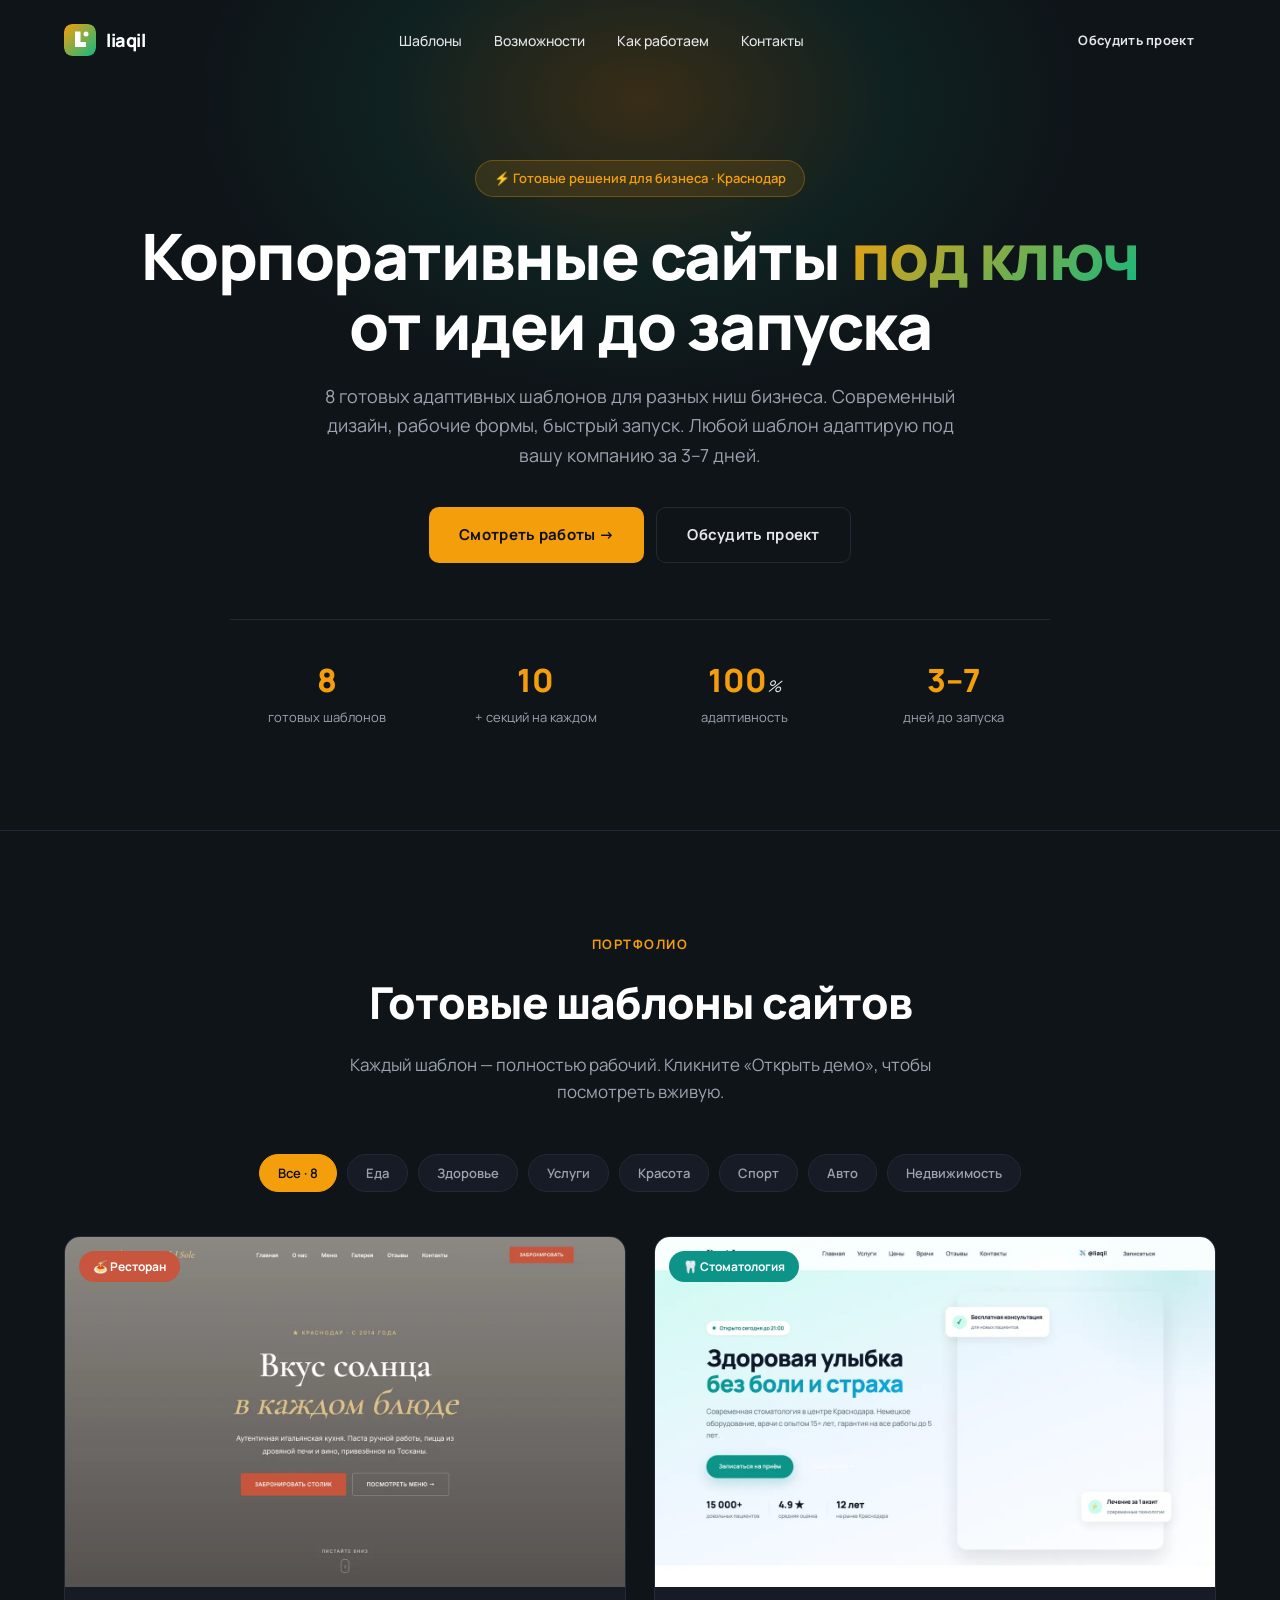
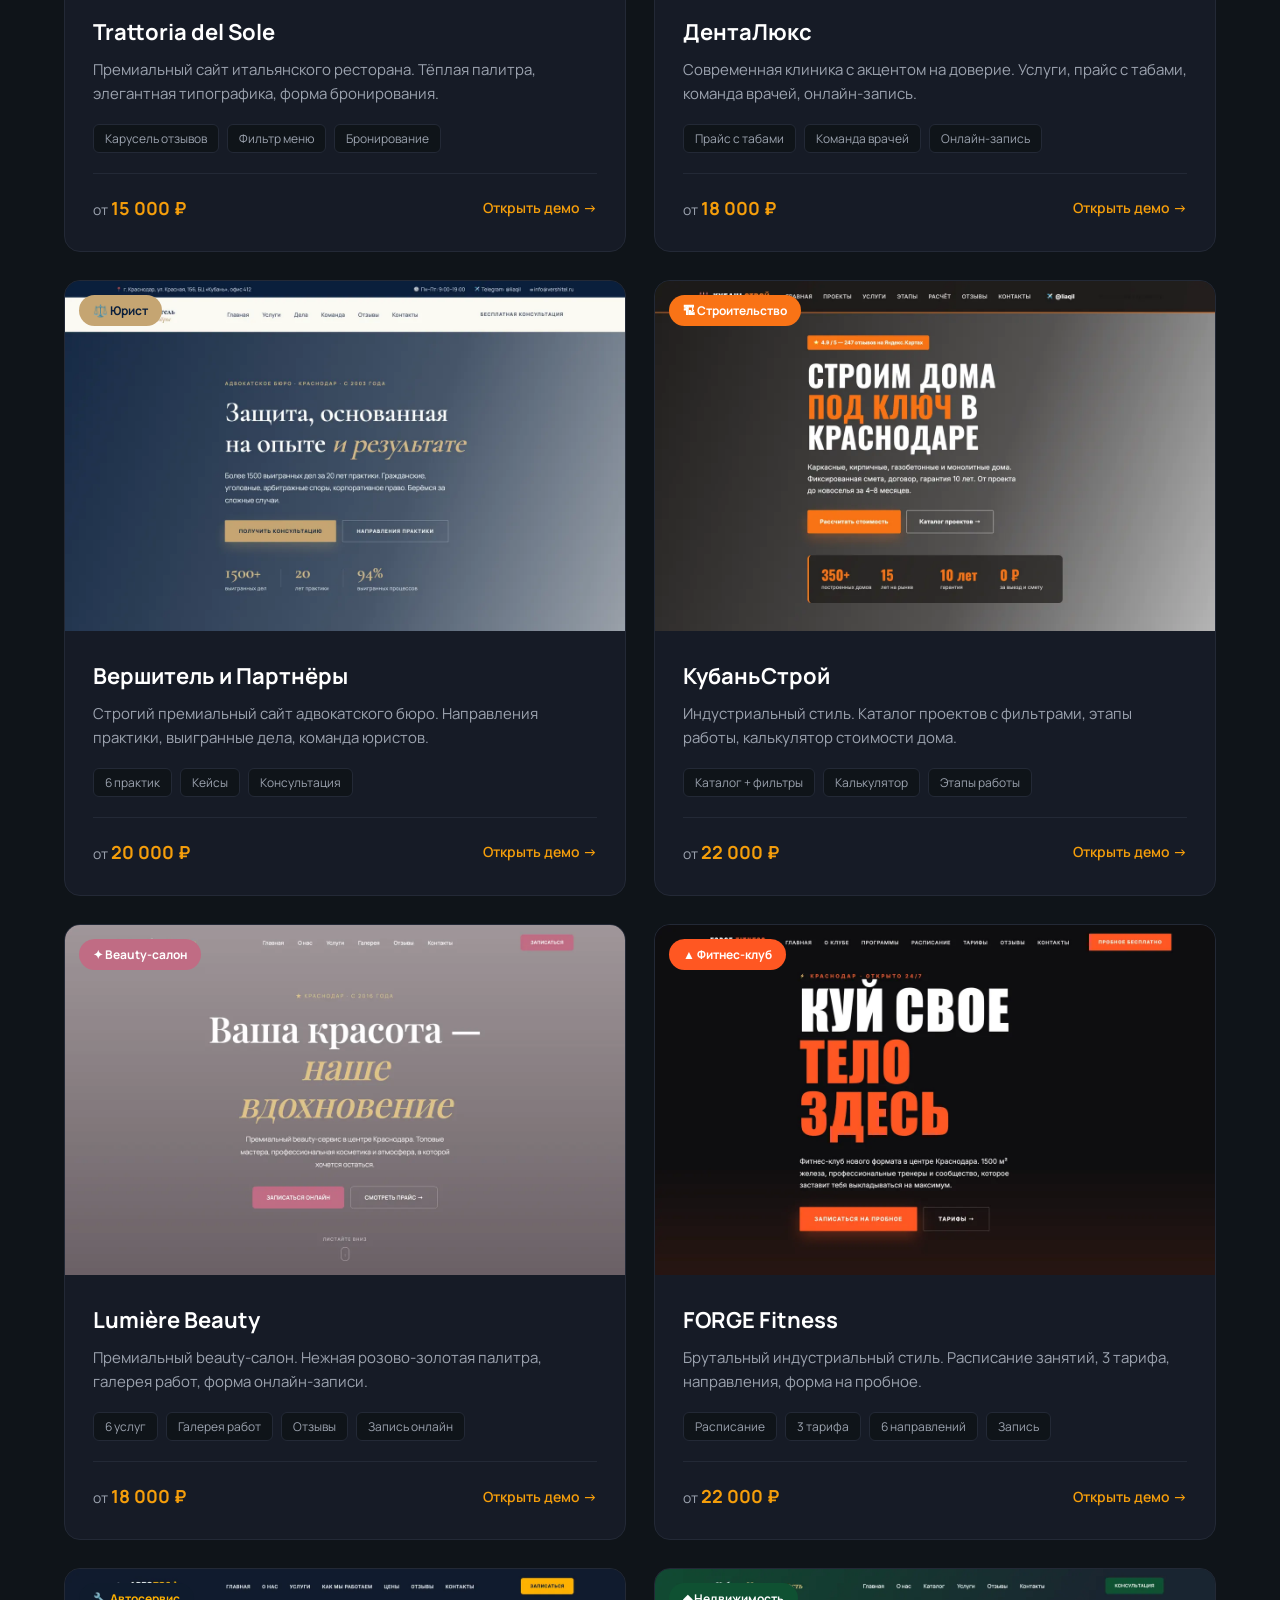
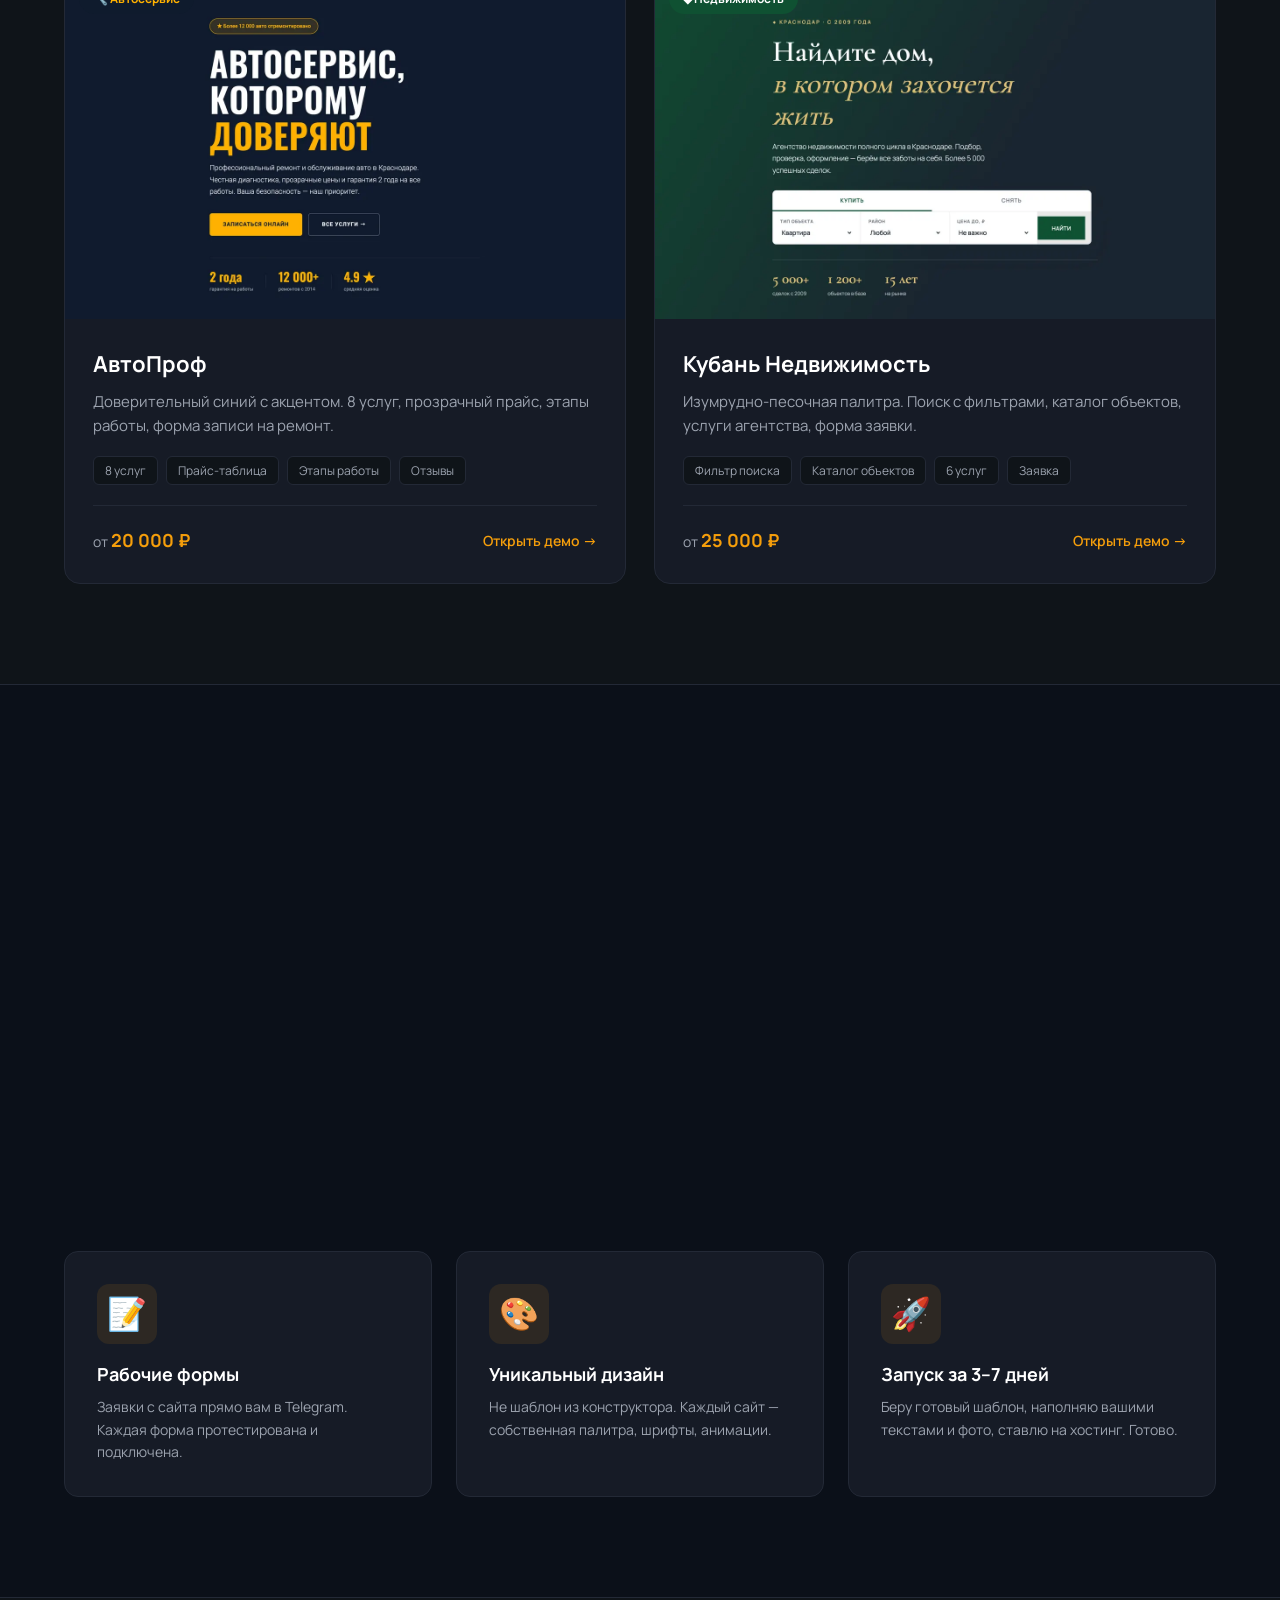
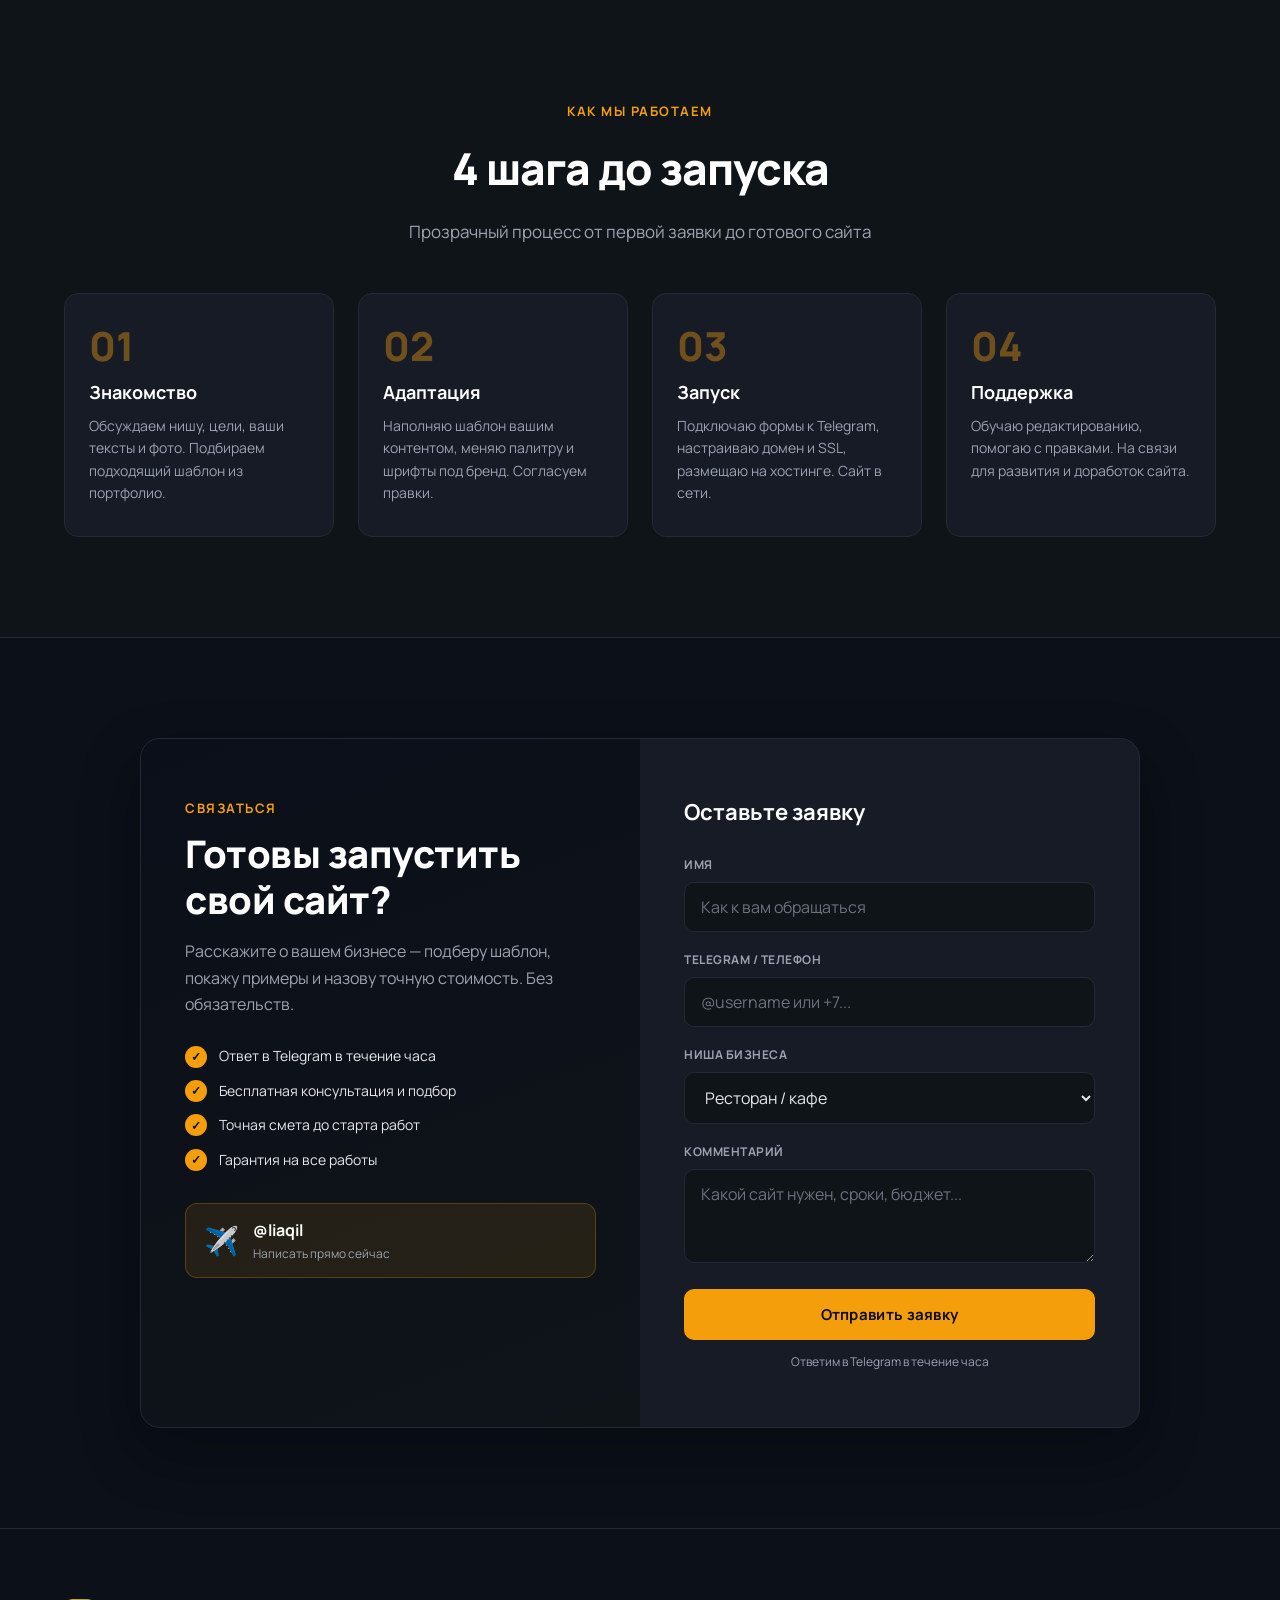
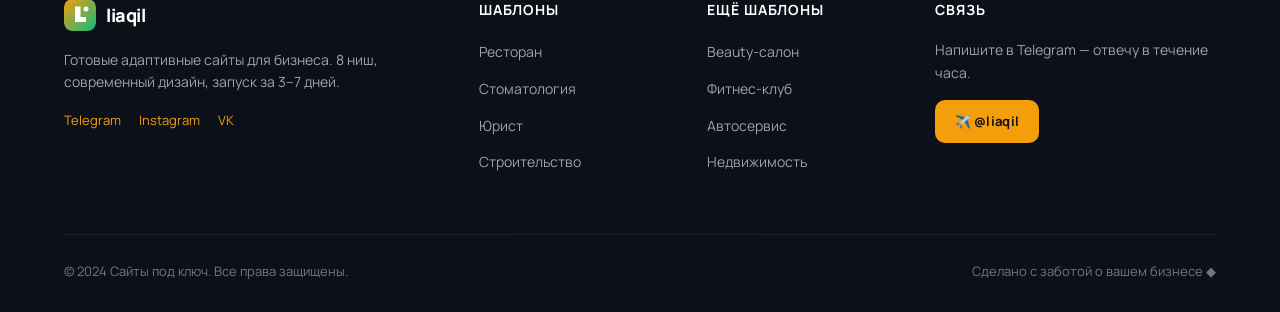
<file: index.html>
<!DOCTYPE html>
<html lang="ru">
<head>
    <meta charset="UTF-8">
    <meta name="viewport" content="width=device-width, initial-scale=1.0">
    <meta name="description" content="Готовые корпоративные сайты под ключ — ресторан, стоматология, юрист, строительство, beauty, фитнес, автосервис, недвижимость. Современный адаптивный дизайн от 15 000 ₽, запуск за 3–7 дней.">
    <meta name="keywords" content="готовые сайты, шаблоны сайтов, корпоративный сайт, разработка сайта, сайт под ключ, бизнес сайт">
    <meta property="og:title" content="Готовые сайты для бизнеса — Портфолио из 8 ниш">
    <meta property="og:description" content="8 готовых адаптивных шаблонов для разных ниш. Современный дизайн, рабочие формы, быстрый запуск от 3 дней.">
    <meta property="og:type" content="website">
    <meta property="og:url" content="https://liaqil.space/">
    <meta property="og:image" content="https://liaqil.space/logo.svg">
    <link rel="canonical" href="https://liaqil.space/">
    <title>Готовые сайты для бизнеса — Портфолио из 8 ниш</title>
    <link rel="icon" type="image/svg+xml" href="favicon.svg">
    <link rel="preconnect" href="https://fonts.googleapis.com">
    <link rel="preconnect" href="https://fonts.gstatic.com" crossorigin>
    <link href="https://fonts.googleapis.com/css2?family=Manrope:wght@300;400;500;600;700;800&display=swap" rel="stylesheet">
    <link rel="stylesheet" href="styles.css">
</head>
<body>

    <!-- ============ NAVBAR ============ -->
    <nav class="navbar" id="navbar">
        <div class="nav-container">
            <a href="#home" class="brand">
                <svg class="brand-logo" width="32" height="32" viewBox="0 0 64 64" role="img" aria-label="liaqil">
                    <defs>
                        <linearGradient id="lg-nav" x1="0" y1="0" x2="64" y2="64" gradientUnits="userSpaceOnUse">
                            <stop offset="0%" stop-color="#F59E0B"/>
                            <stop offset="100%" stop-color="#10B981"/>
                        </linearGradient>
                    </defs>
                    <rect width="64" height="64" rx="16" fill="url(#lg-nav)"/>
                    <path d="M22 15 H33 V36 H44 V46 H22 Z" fill="#FFFFFF"/>
                    <circle cx="44" cy="20" r="5" fill="#FFFFFF" opacity="0.95"/>
                </svg>
                <span class="brand-text">liaqil</span>
            </a>
            <ul class="nav-menu" id="navMenu">
                <li><a href="#projects" class="nav-link">Шаблоны</a></li>
                <li><a href="#features" class="nav-link">Возможности</a></li>
                <li><a href="#process" class="nav-link">Как работаем</a></li>
                <li><a href="#contacts" class="nav-link">Контакты</a></li>
            </ul>
            <a href="#contacts" class="btn btn-nav">Обсудить проект</a>
            <button class="hamburger" id="hamburger" aria-label="Меню">
                <span></span><span></span><span></span>
            </button>
        </div>
    </nav>

    <!-- ============ HERO ============ -->
    <section class="hero" id="home">
        <div class="hero-glow"></div>
        <div class="container">
            <span class="hero-badge reveal">⚡ Готовые решения для бизнеса · Краснодар</span>
            <h1 class="reveal">Корпоративные сайты <span>под ключ</span><br>от идеи до запуска</h1>
            <p class="reveal">8 готовых адаптивных шаблонов для разных ниш бизнеса. Современный дизайн, рабочие формы, быстрый запуск. Любой шаблон адаптирую под вашу компанию за 3–7 дней.</p>
            <div class="hero-cta reveal">
                <a href="#projects" class="btn btn-primary">Смотреть работы →</a>
                <a href="#contacts" class="btn btn-ghost">Обсудить проект</a>
            </div>
            <div class="stats reveal">
                <div class="stat">
                    <strong data-target="8">0</strong>
                    <span>готовых шаблонов</span>
                </div>
                <div class="stat">
                    <strong data-target="10">0</strong>
                    <span>+ секций на каждом</span>
                </div>
                <div class="stat">
                    <strong data-target="100">0</strong><i>%</i>
                    <span>адаптивность</span>
                </div>
                <div class="stat">
                    <strong>3–7</strong>
                    <span>дней до запуска</span>
                </div>
            </div>
        </div>
    </section>

    <!-- ============ PROJECTS ============ -->
    <section class="projects" id="projects">
        <div class="container">
            <div class="section-head reveal">
                <span class="section-eyebrow">Портфолио</span>
                <h2>Готовые шаблоны сайтов</h2>
                <p>Каждый шаблон — полностью рабочий. Кликните «Открыть демо», чтобы посмотреть вживую.</p>
            </div>

            <div class="filters reveal">
                <button class="filter-btn active" data-filter="all">Все · 8</button>
                <button class="filter-btn" data-filter="food">Еда</button>
                <button class="filter-btn" data-filter="health">Здоровье</button>
                <button class="filter-btn" data-filter="services">Услуги</button>
                <button class="filter-btn" data-filter="beauty">Красота</button>
                <button class="filter-btn" data-filter="sport">Спорт</button>
                <button class="filter-btn" data-filter="auto">Авто</button>
                <button class="filter-btn" data-filter="realty">Недвижимость</button>
            </div>

            <div class="grid" id="grid">

                <div class="card reveal" data-cat="food">
                    <div class="card-preview">
                        <img src="images/cards/09-restaurant.webp" alt="Скриншот сайта: Ресторан Trattoria del Sole" loading="eager" fetchpriority="high">
                        <span class="card-badge" style="background:#C8553D;color:#fff">🍝 Ресторан</span>
                    </div>
                    <div class="card-body">
                        <h3>Trattoria del Sole</h3>
                        <p>Премиальный сайт итальянского ресторана. Тёплая палитра, элегантная типографика, форма бронирования.</p>
                        <div class="card-features">
                            <span>Карусель отзывов</span>
                            <span>Фильтр меню</span>
                            <span>Бронирование</span>
                        </div>
                        <div class="card-footer">
                            <div class="card-price">от <strong>15 000 ₽</strong></div>
                            <a href="restaurant/index.html" class="card-link">Открыть демо →</a>
                        </div>
                    </div>
                </div>

                <div class="card reveal" data-cat="health">
                    <div class="card-preview">
                        <img src="images/cards/07-dentist.webp" alt="Скриншот сайта: Стоматология ДентаЛюкс" loading="lazy">
                        <span class="card-badge" style="background:#0D9488;color:#fff">🦷 Стоматология</span>
                    </div>
                    <div class="card-body">
                        <h3>ДентаЛюкс</h3>
                        <p>Современная клиника с акцентом на доверие. Услуги, прайс с табами, команда врачей, онлайн-запись.</p>
                        <div class="card-features">
                            <span>Прайс с табами</span>
                            <span>Команда врачей</span>
                            <span>Онлайн-запись</span>
                        </div>
                        <div class="card-footer">
                            <div class="card-price">от <strong>18 000 ₽</strong></div>
                            <a href="dentist/index.html" class="card-link">Открыть демо →</a>
                        </div>
                    </div>
                </div>

                <div class="card reveal" data-cat="services">
                    <div class="card-preview">
                        <img src="images/cards/08-lawyer.webp" alt="Скриншот сайта: Юрист Вершитель и Партнёры" loading="lazy">
                        <span class="card-badge" style="background:#C5A572;color:#0A1F3C">⚖️ Юрист</span>
                    </div>
                    <div class="card-body">
                        <h3>Вершитель и Партнёры</h3>
                        <p>Строгий премиальный сайт адвокатского бюро. Направления практики, выигранные дела, команда юристов.</p>
                        <div class="card-features">
                            <span>6 практик</span>
                            <span>Кейсы</span>
                            <span>Консультация</span>
                        </div>
                        <div class="card-footer">
                            <div class="card-price">от <strong>20 000 ₽</strong></div>
                            <a href="lawyer/index.html" class="card-link">Открыть демо →</a>
                        </div>
                    </div>
                </div>

                <div class="card reveal" data-cat="services">
                    <div class="card-preview">
                        <img src="images/cards/06-construction.webp" alt="Скриншот сайта: Строительство КубаньСтрой" loading="lazy">
                        <span class="card-badge" style="background:#F97316;color:#fff">🏗 Строительство</span>
                    </div>
                    <div class="card-body">
                        <h3>КубаньСтрой</h3>
                        <p>Индустриальный стиль. Каталог проектов с фильтрами, этапы работы, калькулятор стоимости дома.</p>
                        <div class="card-features">
                            <span>Каталог + фильтры</span>
                            <span>Калькулятор</span>
                            <span>Этапы работы</span>
                        </div>
                        <div class="card-footer">
                            <div class="card-price">от <strong>22 000 ₽</strong></div>
                            <a href="construction/index.html" class="card-link">Открыть демо →</a>
                        </div>
                    </div>
                </div>

                <div class="card reveal" data-cat="beauty">
                    <div class="card-preview">
                        <img src="images/cards/02-beauty.webp" alt="Скриншот сайта: Beauty-салон Lumière Beauty" loading="lazy">
                        <span class="card-badge" style="background:#C06C84;color:#fff">✦ Beauty-салон</span>
                    </div>
                    <div class="card-body">
                        <h3>Lumière Beauty</h3>
                        <p>Премиальный beauty-салон. Нежная розово-золотая палитра, галерея работ, форма онлайн-записи.</p>
                        <div class="card-features">
                            <span>6 услуг</span>
                            <span>Галерея работ</span>
                            <span>Отзывы</span>
                            <span>Запись онлайн</span>
                        </div>
                        <div class="card-footer">
                            <div class="card-price">от <strong>18 000 ₽</strong></div>
                            <a href="beauty/index.html" class="card-link">Открыть демо →</a>
                        </div>
                    </div>
                </div>

                <div class="card reveal" data-cat="sport">
                    <div class="card-preview">
                        <img src="images/cards/03-fitness.webp" alt="Скриншот сайта: Фитнес-клуб FORGE Fitness" loading="lazy">
                        <span class="card-badge" style="background:#FF5722;color:#fff">▲ Фитнес-клуб</span>
                    </div>
                    <div class="card-body">
                        <h3>FORGE Fitness</h3>
                        <p>Брутальный индустриальный стиль. Расписание занятий, 3 тарифа, направления, форма на пробное.</p>
                        <div class="card-features">
                            <span>Расписание</span>
                            <span>3 тарифа</span>
                            <span>6 направлений</span>
                            <span>Запись</span>
                        </div>
                        <div class="card-footer">
                            <div class="card-price">от <strong>22 000 ₽</strong></div>
                            <a href="fitness/index.html" class="card-link">Открыть демо →</a>
                        </div>
                    </div>
                </div>

                <div class="card reveal" data-cat="auto">
                    <div class="card-preview">
                        <img src="images/cards/04-autoservice.webp" alt="Скриншот сайта: Автосервис АвтоПроф" loading="lazy">
                        <span class="card-badge" style="background:#0F1B2D;color:#FFB100">🔧 Автосервис</span>
                    </div>
                    <div class="card-body">
                        <h3>АвтоПроф</h3>
                        <p>Доверительный синий с акцентом. 8 услуг, прозрачный прайс, этапы работы, форма записи на ремонт.</p>
                        <div class="card-features">
                            <span>8 услуг</span>
                            <span>Прайс-таблица</span>
                            <span>Этапы работы</span>
                            <span>Отзывы</span>
                        </div>
                        <div class="card-footer">
                            <div class="card-price">от <strong>20 000 ₽</strong></div>
                            <a href="autoservice/index.html" class="card-link">Открыть демо →</a>
                        </div>
                    </div>
                </div>

                <div class="card reveal" data-cat="realty">
                    <div class="card-preview">
                        <img src="images/cards/05-realestate.webp" alt="Скриншот сайта: Недвижимость Кубань Недвижимость" loading="lazy">
                        <span class="card-badge" style="background:#0F5132;color:#fff">◆ Недвижимость</span>
                    </div>
                    <div class="card-body">
                        <h3>Кубань Недвижимость</h3>
                        <p>Изумрудно-песочная палитра. Поиск с фильтрами, каталог объектов, услуги агентства, форма заявки.</p>
                        <div class="card-features">
                            <span>Фильтр поиска</span>
                            <span>Каталог объектов</span>
                            <span>6 услуг</span>
                            <span>Заявка</span>
                        </div>
                        <div class="card-footer">
                            <div class="card-price">от <strong>25 000 ₽</strong></div>
                            <a href="realestate/index.html" class="card-link">Открыть демо →</a>
                        </div>
                    </div>
                </div>

            </div>
        </div>
    </section>

    <!-- ============ FEATURES ============ -->
    <section class="features" id="features">
        <div class="container">
            <div class="section-head reveal">
                <span class="section-eyebrow">Что входит</span>
                <h2>В каждый сайт</h2>
                <p>Не просто красивая картинка — рабочий инструмент для бизнеса</p>
            </div>
            <div class="features-grid">
                <div class="feature reveal">
                    <div class="feature-icon">📱</div>
                    <h3>Полная адаптивность</h3>
                    <p>Идеально выглядит на телефоне, планшете и компьютере. 60% ваших клиентов зайдут с мобилки.</p>
                </div>
                <div class="feature reveal">
                    <div class="feature-icon">⚡</div>
                    <h3>Быстрая загрузка</h3>
                    <p>Чистый код без лишних библиотек. Сайт грузится за 1–2 секунды — важно для SEO и продаж.</p>
                </div>
                <div class="feature reveal">
                    <div class="feature-icon">🔍</div>
                    <h3>SEO-оптимизация</h3>
                    <p>Семантическая разметка, мета-теги, структура. Готов к индексации Яндексом и Google.</p>
                </div>
                <div class="feature reveal">
                    <div class="feature-icon">📝</div>
                    <h3>Рабочие формы</h3>
                    <p>Заявки с сайта прямо вам в Telegram. Каждая форма протестирована и подключена.</p>
                </div>
                <div class="feature reveal">
                    <div class="feature-icon">🎨</div>
                    <h3>Уникальный дизайн</h3>
                    <p>Не шаблон из конструктора. Каждый сайт — собственная палитра, шрифты, анимации.</p>
                </div>
                <div class="feature reveal">
                    <div class="feature-icon">🚀</div>
                    <h3>Запуск за 3–7 дней</h3>
                    <p>Беру готовый шаблон, наполняю вашими текстами и фото, ставлю на хостинг. Готово.</p>
                </div>
            </div>
        </div>
    </section>

    <!-- ============ PROCESS ============ -->
    <section class="process" id="process">
        <div class="container">
            <div class="section-head reveal">
                <span class="section-eyebrow">Как мы работаем</span>
                <h2>4 шага до запуска</h2>
                <p>Прозрачный процесс от первой заявки до готового сайта</p>
            </div>
            <div class="process-grid">
                <div class="process-step reveal">
                    <div class="step-num">01</div>
                    <h3>Знакомство</h3>
                    <p>Обсуждаем нишу, цели, ваши тексты и фото. Подбираем подходящий шаблон из портфолио.</p>
                </div>
                <div class="process-step reveal">
                    <div class="step-num">02</div>
                    <h3>Адаптация</h3>
                    <p>Наполняю шаблон вашим контентом, меняю палитру и шрифты под бренд. Согласуем правки.</p>
                </div>
                <div class="process-step reveal">
                    <div class="step-num">03</div>
                    <h3>Запуск</h3>
                    <p>Подключаю формы к Telegram, настраиваю домен и SSL, размещаю на хостинге. Сайт в сети.</p>
                </div>
                <div class="process-step reveal">
                    <div class="step-num">04</div>
                    <h3>Поддержка</h3>
                    <p>Обучаю редактированию, помогаю с правками. На связи для развития и доработок сайта.</p>
                </div>
            </div>
        </div>
    </section>

    <!-- ============ CONTACTS ============ -->
    <section class="contacts" id="contacts">
        <div class="container">
            <div class="contact-card-wrap reveal">
                <div class="contact-info">
                    <span class="section-eyebrow">Связаться</span>
                    <h2>Готовы запустить<br>свой сайт?</h2>
                    <p>Расскажите о вашем бизнесе — подберу шаблон, покажу примеры и назову точную стоимость. Без обязательств.</p>
                    <ul class="contact-list">
                        <li><span>✓</span> Ответ в Telegram в течение часа</li>
                        <li><span>✓</span> Бесплатная консультация и подбор</li>
                        <li><span>✓</span> Точная смета до старта работ</li>
                        <li><span>✓</span> Гарантия на все работы</li>
                    </ul>
                    <div class="contact-direct">
                        <a href="https://t.me/liaqil" target="_blank" class="contact-tg">
                            <span class="tg-icon">✈️</span>
                            <div>
                                <strong>@liaqil</strong>
                                <p>Написать прямо сейчас</p>
                            </div>
                        </a>
                    </div>
                </div>
                <form class="contact-form" id="contactForm">
                    <h3>Оставьте заявку</h3>
                    <div class="form-group">
                        <label for="cName">Имя</label>
                        <input type="text" id="cName" name="name" placeholder="Как к вам обращаться" required>
                    </div>
                    <div class="form-group">
                        <label for="cContact">Telegram / Телефон</label>
                        <input type="text" id="cContact" name="contact" placeholder="@username или +7..." required>
                    </div>
                    <div class="form-group">
                        <label for="cNiche">Ниша бизнеса</label>
                        <select id="cNiche" name="niche">
                            <option>Ресторан / кафе</option>
                            <option>Стоматология / клиника</option>
                            <option>Юридические услуги</option>
                            <option>Строительство</option>
                            <option>Beauty-салон</option>
                            <option>Фитнес / спорт</option>
                            <option>Автосервис</option>
                            <option>Недвижимость</option>
                            <option>Другая ниша</option>
                        </select>
                    </div>
                    <div class="form-group">
                        <label for="cMsg">Комментарий</label>
                        <textarea id="cMsg" name="message" rows="3" placeholder="Какой сайт нужен, сроки, бюджет..."></textarea>
                    </div>
                    <button type="submit" class="btn btn-primary btn-block">Отправить заявку</button>
                    <p class="form-note">Ответим в Telegram в течение часа</p>
                    <div class="form-success" id="formSuccess">
                        ✓ Заявка отправлена! Свяжемся с вами в Telegram в ближайшее время.
                    </div>
                </form>
            </div>
        </div>
    </section>

    <!-- ============ FOOTER ============ -->
    <footer class="footer">
        <div class="container">
            <div class="footer-grid">
                <div class="footer-col">
                    <a href="#home" class="brand">
                        <svg class="brand-logo" width="34" height="34" viewBox="0 0 64 64" role="img" aria-label="liaqil">
                            <defs>
                                <linearGradient id="lg-foot" x1="0" y1="0" x2="64" y2="64" gradientUnits="userSpaceOnUse">
                                    <stop offset="0%" stop-color="#F59E0B"/>
                                    <stop offset="100%" stop-color="#10B981"/>
                                </linearGradient>
                            </defs>
                            <rect width="64" height="64" rx="16" fill="url(#lg-foot)"/>
                            <path d="M22 15 H33 V36 H44 V46 H22 Z" fill="#FFFFFF"/>
                            <circle cx="44" cy="20" r="5" fill="#FFFFFF" opacity="0.95"/>
                        </svg>
                        <span class="brand-text">liaqil</span>
                    </a>
                    <p class="footer-tagline">Готовые адаптивные сайты для бизнеса. 8 ниш, современный дизайн, запуск за 3–7 дней.</p>
                    <div class="social-links">
                        <a href="https://t.me/liaqil" target="_blank">Telegram</a>
                        <a href="#">Instagram</a>
                        <a href="#">VK</a>
                    </div>
                </div>
                <div class="footer-col">
                    <h4>Шаблоны</h4>
                    <ul>
                        <li><a href="restaurant/index.html">Ресторан</a></li>
                        <li><a href="dentist/index.html">Стоматология</a></li>
                        <li><a href="lawyer/index.html">Юрист</a></li>
                        <li><a href="construction/index.html">Строительство</a></li>
                    </ul>
                </div>
                <div class="footer-col">
                    <h4>Ещё шаблоны</h4>
                    <ul>
                        <li><a href="beauty/index.html">Beauty-салон</a></li>
                        <li><a href="fitness/index.html">Фитнес-клуб</a></li>
                        <li><a href="autoservice/index.html">Автосервис</a></li>
                        <li><a href="realestate/index.html">Недвижимость</a></li>
                    </ul>
                </div>
                <div class="footer-col">
                    <h4>Связь</h4>
                    <p>Напишите в Telegram — отвечу в течение часа.</p>
                    <a href="https://t.me/liaqil" target="_blank" class="btn btn-primary btn-sm">✈️ @liaqil</a>
                </div>
            </div>
            <div class="footer-bottom">
                <p>© 2024 Сайты под ключ. Все права защищены.</p>
                <p>Сделано с заботой о вашем бизнесе ◆</p>
            </div>
        </div>
    </footer>

    <script src="script.js"></script>
    <script src="telegram-form.js"></script>
</body>
</html>
</file>
<file: styles.css>
/* ============================================
   ПОРТФОЛИО — Landing Page
   Palette: Ink / Amber / Emerald (dark theme)
   ============================================ */

:root {
    --ink: #0B0F19;
    --bg: #0F1419;
    --bg-2: #0B1019;
    --card: #161B26;
    --card-2: #1C2330;
    --border: #232936;
    --border-light: rgba(255,255,255,0.08);
    --text: #E5E7EB;
    --muted: #9CA3AF;
    --accent: #F59E0B;
    --accent-2: #10B981;
    --white: #ffffff;

    --transition: 0.35s cubic-bezier(0.25, 0.46, 0.45, 0.94);
}

* { margin: 0; padding: 0; box-sizing: border-box; }
html { scroll-behavior: smooth; }

body {
    font-family: 'Manrope', -apple-system, sans-serif;
    background: var(--bg);
    color: var(--text);
    line-height: 1.6;
    overflow-x: hidden;
}

a { text-decoration: none; color: inherit; }
ul { list-style: none; }
img { max-width: 100%; display: block; }

.container { max-width: 1200px; margin: 0 auto; padding: 0 24px; }

/* ============================================
   NAVBAR
   ============================================ */
.navbar {
    position: fixed;
    top: 0; left: 0; right: 0;
    z-index: 1000;
    padding: 20px 0;
    transition: var(--transition);
    background: transparent;
}
.navbar.scrolled {
    padding: 14px 0;
    background: rgba(11, 15, 25, 0.92);
    backdrop-filter: blur(14px);
    border-bottom: 1px solid var(--border);
}
.nav-container {
    max-width: 1200px;
    margin: 0 auto;
    padding: 0 24px;
    display: flex;
    align-items: center;
    justify-content: space-between;
}
.brand {
    display: flex;
    align-items: center;
    gap: 10px;
    font-size: 18px;
    font-weight: 700;
    color: var(--white);
}
.brand-logo {
    flex-shrink: 0;
    width: 32px;
    height: 32px;
    border-radius: 8px;
    display: block;
    transition: transform var(--transition);
}
.brand:hover .brand-logo { transform: scale(1.06); }
.brand-text {
    letter-spacing: -0.4px;
    font-weight: 800;
}
.brand-text em { color: var(--accent); font-style: normal; }

.nav-menu { display: flex; gap: 32px; }
.nav-link {
    font-size: 14px;
    font-weight: 500;
    color: var(--text);
    position: relative;
    transition: var(--transition);
}
.nav-link::after {
    content: '';
    position: absolute;
    bottom: -6px; left: 0;
    width: 0; height: 2px;
    background: var(--accent);
    transition: var(--transition);
}
.nav-link:hover::after { width: 100%; }
.nav-link:hover { color: var(--white); }

.hamburger {
    display: none;
    background: none;
    border: none;
    cursor: pointer;
    flex-direction: column;
    gap: 5px;
}
.hamburger span {
    width: 26px; height: 2px;
    background: var(--white);
    transition: var(--transition);
}

/* ============================================
   BUTTONS
   ============================================ */
.btn {
    display: inline-flex;
    align-items: center;
    justify-content: center;
    gap: 8px;
    padding: 15px 30px;
    font-family: inherit;
    font-weight: 700;
    font-size: 15px;
    border-radius: 10px;
    transition: var(--transition);
    cursor: pointer;
    border: none;
    letter-spacing: 0.3px;
}
.btn-primary { background: var(--accent); color: var(--ink); }
.btn-primary:hover { background: #FBBF24; transform: translateY(-2px); box-shadow: 0 10px 30px rgba(245,158,11,0.35); }
.btn-ghost {
    background: transparent;
    color: var(--text);
    border: 1px solid var(--border);
}
.btn-ghost:hover { background: var(--card); border-color: var(--accent); color: var(--white); }
.btn-nav { padding: 10px 22px; font-size: 13px; }
.btn-sm { padding: 11px 20px; font-size: 13px; }
.btn-block { width: 100%; }

/* ============================================
   HERO
   ============================================ */
.hero {
    position: relative;
    padding: 160px 0 90px;
    text-align: center;
    overflow: hidden;
    border-bottom: 1px solid var(--border);
}
.hero-glow {
    position: absolute;
    top: -200px; left: 50%;
    transform: translateX(-50%);
    width: 900px; height: 600px;
    background: radial-gradient(ellipse at center, rgba(245,158,11,0.18), rgba(16,185,129,0.08) 40%, transparent 70%);
    pointer-events: none;
    z-index: 0;
}
.hero .container { position: relative; z-index: 1; }
.hero-badge {
    display: inline-block;
    padding: 7px 18px;
    background: rgba(245, 158, 11, 0.12);
    color: var(--accent);
    border: 1px solid rgba(245, 158, 11, 0.3);
    border-radius: 100px;
    font-size: 13px;
    font-weight: 600;
    margin-bottom: 24px;
}
.hero h1 {
    font-size: clamp(36px, 6vw, 64px);
    font-weight: 800;
    line-height: 1.1;
    letter-spacing: -1.5px;
    margin-bottom: 20px;
    color: var(--white);
}
.hero h1 span {
    background: linear-gradient(135deg, var(--accent), var(--accent-2));
    -webkit-background-clip: text;
    background-clip: text;
    -webkit-text-fill-color: transparent;
}
.hero p {
    font-size: 18px;
    color: var(--muted);
    max-width: 640px;
    margin: 0 auto 36px;
    line-height: 1.65;
}
.hero-cta {
    display: flex;
    gap: 12px;
    justify-content: center;
    flex-wrap: wrap;
    margin-bottom: 56px;
}

/* STATS */
.stats {
    display: grid;
    grid-template-columns: repeat(4, 1fr);
    gap: 16px;
    max-width: 820px;
    margin: 0 auto;
    padding: 32px 0 0;
    border-top: 1px solid var(--border);
}
.stat { text-align: center; padding: 12px; }
.stat strong {
    display: inline-block;
    font-size: 32px;
    font-weight: 800;
    color: var(--accent);
    line-height: 1;
}
.stat strong i { font-style: normal; }
.stat span {
    display: block;
    font-size: 13px;
    color: var(--muted);
    margin-top: 8px;
}

/* ============================================
   SECTION HEADERS
   ============================================ */
.section-head {
    text-align: center;
    margin-bottom: 48px;
    max-width: 640px;
    margin-left: auto;
    margin-right: auto;
}
.section-eyebrow {
    display: inline-block;
    font-size: 13px;
    font-weight: 700;
    letter-spacing: 1.5px;
    text-transform: uppercase;
    color: var(--accent);
    margin-bottom: 12px;
}
.section-head h2 {
    font-size: clamp(28px, 4vw, 44px);
    font-weight: 800;
    margin-bottom: 14px;
    letter-spacing: -1px;
    color: var(--white);
}
.section-head p { color: var(--muted); font-size: 17px; }

/* ============================================
   PROJECTS
   ============================================ */
.projects { padding: 100px 0; }

.filters {
    display: flex;
    flex-wrap: wrap;
    gap: 10px;
    justify-content: center;
    margin-bottom: 44px;
}
.filter-btn {
    padding: 9px 18px;
    background: var(--card);
    border: 1px solid var(--border);
    border-radius: 100px;
    color: var(--muted);
    font-family: inherit;
    font-size: 13px;
    font-weight: 600;
    cursor: pointer;
    transition: var(--transition);
}
.filter-btn:hover { color: var(--text); border-color: var(--accent); }
.filter-btn.active {
    background: var(--accent);
    color: var(--ink);
    border-color: var(--accent);
}

.grid {
    display: grid;
    grid-template-columns: repeat(2, 1fr);
    gap: 28px;
}
.card {
    background: var(--card);
    border: 1px solid var(--border);
    border-radius: 16px;
    overflow: hidden;
    transition: var(--transition);
}
.card:hover {
    transform: translateY(-6px);
    border-color: var(--accent);
    box-shadow: 0 24px 48px rgba(0,0,0,0.4);
}
.card-preview {
    aspect-ratio: 16/10;
    overflow: hidden;
    position: relative;
}
.card-preview img {
    width: 100%; height: 100%;
    object-fit: cover;
    transition: transform 0.6s;
}
.card:hover .card-preview img { transform: scale(1.06); }
.card-badge {
    position: absolute;
    top: 14px; left: 14px;
    padding: 6px 14px;
    border-radius: 100px;
    font-size: 12px;
    font-weight: 700;
}
.card-body { padding: 28px; }
.card-body h3 {
    font-size: 22px;
    font-weight: 700;
    margin-bottom: 8px;
    color: var(--white);
}
.card-body p {
    color: var(--muted);
    font-size: 15px;
    margin-bottom: 18px;
    line-height: 1.6;
}
.card-features {
    display: flex;
    gap: 8px;
    flex-wrap: wrap;
    margin-bottom: 20px;
}
.card-features span {
    padding: 4px 11px;
    background: var(--bg);
    border: 1px solid var(--border);
    border-radius: 6px;
    font-size: 12px;
    color: var(--muted);
}
.card-footer {
    display: flex;
    justify-content: space-between;
    align-items: center;
    padding-top: 20px;
    border-top: 1px solid var(--border);
}
.card-price { font-size: 14px; color: var(--muted); }
.card-price strong { color: var(--accent); font-size: 18px; }
.card-link {
    color: var(--accent);
    font-weight: 600;
    font-size: 14px;
    transition: var(--transition);
}
.card-link:hover { opacity: 0.8; }

/* ============================================
   FEATURES
   ============================================ */
.features {
    padding: 100px 0;
    background: var(--bg-2);
    border-top: 1px solid var(--border);
    border-bottom: 1px solid var(--border);
}
.features-grid {
    display: grid;
    grid-template-columns: repeat(3, 1fr);
    gap: 24px;
}
.feature {
    padding: 32px;
    background: var(--card);
    border: 1px solid var(--border);
    border-radius: 14px;
    transition: var(--transition);
}
.feature:hover {
    border-color: var(--accent);
    transform: translateY(-4px);
}
.feature-icon {
    font-size: 32px;
    margin-bottom: 16px;
    width: 60px; height: 60px;
    background: rgba(245,158,11,0.1);
    border-radius: 12px;
    display: flex;
    align-items: center;
    justify-content: center;
}
.feature h3 {
    font-size: 18px;
    font-weight: 700;
    margin-bottom: 8px;
    color: var(--white);
}
.feature p {
    color: var(--muted);
    font-size: 14px;
    line-height: 1.6;
}

/* ============================================
   PROCESS
   ============================================ */
.process { padding: 100px 0; }
.process-grid {
    display: grid;
    grid-template-columns: repeat(4, 1fr);
    gap: 24px;
}
.process-step {
    padding: 32px 24px;
    background: var(--card);
    border: 1px solid var(--border);
    border-radius: 14px;
    transition: var(--transition);
    position: relative;
}
.process-step:hover {
    border-color: var(--accent-2);
    transform: translateY(-4px);
}
.step-num {
    font-size: 40px;
    font-weight: 800;
    color: var(--accent);
    opacity: 0.4;
    line-height: 1;
    margin-bottom: 12px;
}
.process-step h3 {
    font-size: 18px;
    font-weight: 700;
    margin-bottom: 8px;
    color: var(--white);
}
.process-step p {
    color: var(--muted);
    font-size: 14px;
    line-height: 1.6;
}

/* ============================================
   CONTACTS
   ============================================ */
.contacts { padding: 100px 0; background: var(--bg-2); border-top: 1px solid var(--border); }
.contact-card-wrap {
    background: var(--card);
    border: 1px solid var(--border);
    border-radius: 20px;
    overflow: hidden;
    display: grid;
    grid-template-columns: 1fr 1fr;
    max-width: 1000px;
    margin: 0 auto;
    box-shadow: 0 24px 60px rgba(0,0,0,0.3);
}
.contact-info {
    padding: 56px 44px;
    background: linear-gradient(160deg, var(--ink), var(--bg));
}
.contact-info .section-eyebrow { margin-bottom: 12px; }
.contact-info h2 {
    font-size: clamp(26px, 3.5vw, 38px);
    font-weight: 800;
    color: var(--white);
    margin-bottom: 16px;
    line-height: 1.2;
    letter-spacing: -0.5px;
}
.contact-info > p {
    color: var(--muted);
    font-size: 16px;
    margin-bottom: 28px;
    line-height: 1.65;
}
.contact-list {
    display: flex;
    flex-direction: column;
    gap: 12px;
    margin-bottom: 32px;
}
.contact-list li {
    display: flex;
    align-items: center;
    gap: 12px;
    font-size: 14px;
    color: var(--text);
}
.contact-list span {
    width: 22px; height: 22px;
    background: var(--accent);
    color: var(--ink);
    border-radius: 50%;
    display: flex;
    align-items: center;
    justify-content: center;
    font-size: 12px;
    font-weight: 700;
    flex-shrink: 0;
}
.contact-tg {
    display: flex;
    align-items: center;
    gap: 14px;
    padding: 14px 18px;
    background: rgba(245,158,11,0.1);
    border: 1px solid rgba(245,158,11,0.25);
    border-radius: 12px;
    transition: var(--transition);
}
.contact-tg:hover { background: rgba(245,158,11,0.18); }
.tg-icon { font-size: 28px; }
.contact-tg strong { display: block; color: var(--white); font-size: 16px; }
.contact-tg p { font-size: 12px; color: var(--muted); margin: 0; }

.contact-form { padding: 56px 44px; }
.contact-form h3 {
    font-size: 22px;
    font-weight: 700;
    color: var(--white);
    margin-bottom: 24px;
}
.form-group { margin-bottom: 18px; }
.form-group label {
    display: block;
    font-size: 12px;
    font-weight: 700;
    text-transform: uppercase;
    letter-spacing: 0.5px;
    color: var(--muted);
    margin-bottom: 8px;
}
.form-group input,
.form-group select,
.form-group textarea {
    width: 100%;
    padding: 13px 16px;
    border: 1px solid var(--border);
    border-radius: 10px;
    font-family: inherit;
    font-size: 16px;
    color: var(--text);
    background: var(--bg);
    transition: var(--transition);
    resize: vertical;
}
.form-group input::placeholder,
.form-group textarea::placeholder { color: #6B7280; }
.form-group input:focus,
.form-group select:focus,
.form-group textarea:focus {
    outline: none;
    border-color: var(--accent);
    background: var(--ink);
    box-shadow: 0 0 0 3px rgba(245,158,11,0.15);
}
.form-group select option { background: var(--ink); }
.form-note {
    font-size: 12px;
    color: var(--muted);
    text-align: center;
    margin-top: 12px;
}
.form-success {
    display: none;
    margin-top: 16px;
    padding: 14px;
    background: var(--accent-2);
    color: var(--ink);
    text-align: center;
    border-radius: 10px;
    font-size: 14px;
    font-weight: 600;
}
.form-success.show { display: block; animation: fadeIn 0.4s; }

/* ============================================
   FOOTER
   ============================================ */
.footer {
    background: var(--bg-2);
    border-top: 1px solid var(--border);
    padding: 70px 0 30px;
}
.footer-grid {
    display: grid;
    grid-template-columns: 2fr 1fr 1fr 1.5fr;
    gap: 40px;
    margin-bottom: 48px;
}
.footer .brand { margin-bottom: 18px; }
.footer-tagline {
    font-size: 14px;
    color: var(--muted);
    line-height: 1.7;
    margin-bottom: 22px;
}
.social-links { display: flex; gap: 18px; }
.social-links a {
    font-size: 13px;
    color: var(--accent);
    transition: var(--transition);
}
.social-links a:hover { color: var(--white); }
.footer-col h4 {
    color: var(--white);
    font-size: 14px;
    font-weight: 700;
    margin-bottom: 18px;
    text-transform: uppercase;
    letter-spacing: 1px;
}
.footer-col ul li { margin-bottom: 11px; }
.footer-col ul li a {
    font-size: 14px;
    color: var(--muted);
    transition: var(--transition);
}
.footer-col ul li a:hover { color: var(--accent); }
.footer-col > p {
    font-size: 14px;
    color: var(--muted);
    margin-bottom: 16px;
    line-height: 1.6;
}
.footer-bottom {
    border-top: 1px solid var(--border);
    padding-top: 26px;
    display: flex;
    justify-content: space-between;
    font-size: 13px;
    color: var(--muted);
    opacity: 0.7;
}

/* ============================================
   ANIMATIONS
   ============================================ */
.reveal {
    opacity: 0;
    transform: translateY(30px);
    transition: opacity 0.7s ease, transform 0.7s ease;
}
.reveal.visible {
    opacity: 1;
    transform: translateY(0);
}

@keyframes fadeIn {
    from { opacity: 0; }
    to { opacity: 1; }
}

/* ============================================
   RESPONSIVE
   ============================================ */
@media (max-width: 968px) {
    .nav-menu {
        position: fixed;
        top: 0; right: -100%;
        width: 80%; max-width: 300px;
        height: 100vh;
        background: var(--ink);
        flex-direction: column;
        justify-content: center;
        padding: 40px;
        gap: 24px;
        transition: right 0.4s ease;
        box-shadow: -10px 0 40px rgba(0,0,0,0.5);
    }
    .nav-menu.active { right: 0; }
    .nav-menu .nav-link { color: var(--white); font-size: 18px; }
    .btn-nav { display: none; }
    .hamburger { display: flex; }

    .features-grid { grid-template-columns: 1fr 1fr; }
    .process-grid { grid-template-columns: 1fr 1fr; }
    .contact-card-wrap { grid-template-columns: 1fr; }
    .contact-info, .contact-form { padding: 40px 28px; }
    .footer-grid { grid-template-columns: 1fr 1fr; gap: 32px; }
}

@media (max-width: 640px) {
    .grid, .features-grid, .process-grid, .stats { grid-template-columns: 1fr; }
    .stats { max-width: 400px; }
    .footer-bottom { flex-direction: column; gap: 8px; text-align: center; }
}

@media (max-width: 480px) {
    .container, .nav-container { padding: 0 18px; }
    .hero { padding: 130px 0 70px; }
    .footer-grid { grid-template-columns: 1fr; }
    .filters { gap: 8px; }
    .filter-btn { padding: 8px 14px; font-size: 12px; }
}
</file>
